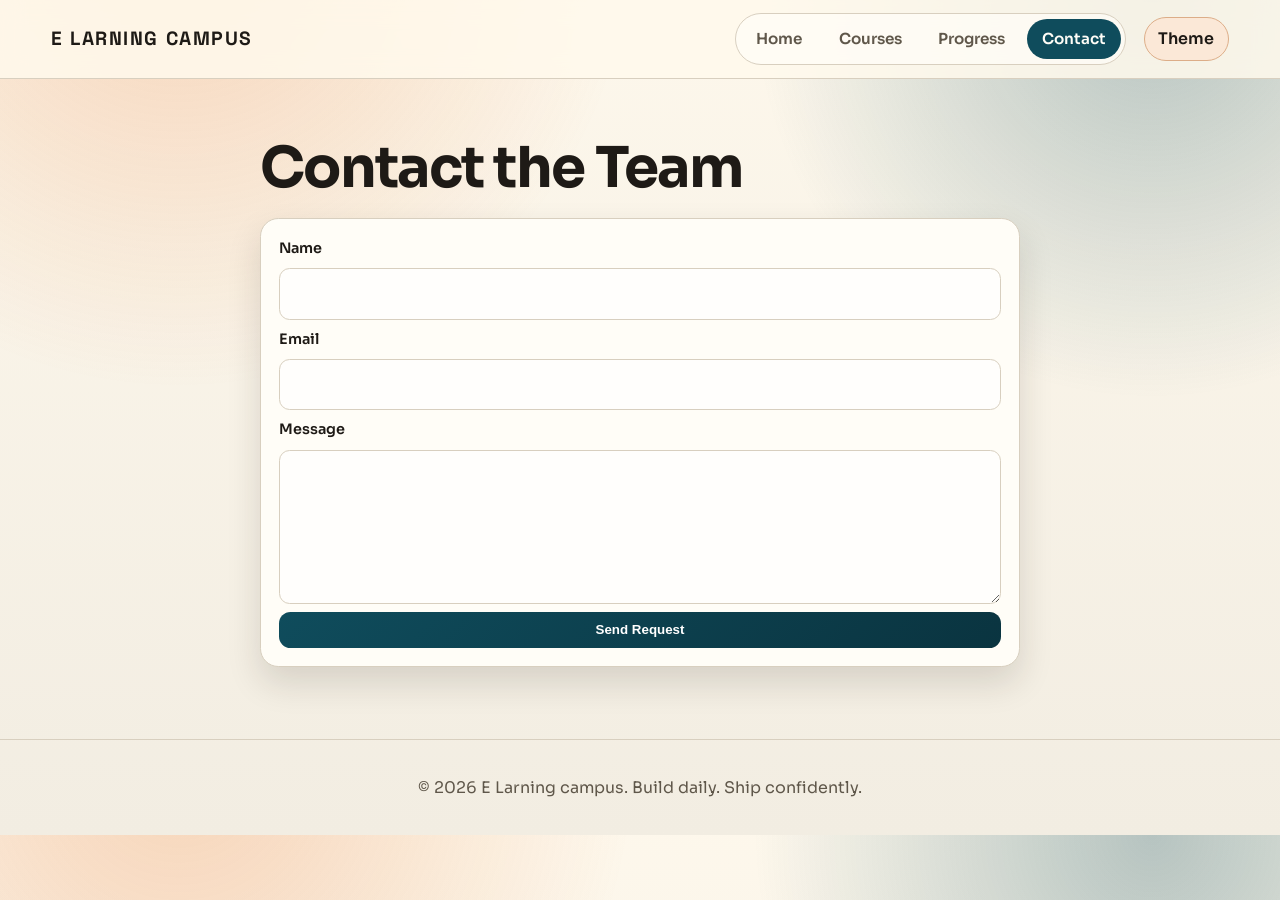
<file: contact.html>
<!DOCTYPE html>
<html lang="en">
<head>
  <meta charset="UTF-8">
  <meta name="viewport" content="width=device-width, initial-scale=1.0">
  <title>E Larning campus | Contact</title>
  <link rel="preconnect" href="https://fonts.googleapis.com">
  <link rel="preconnect" href="https://fonts.gstatic.com" crossorigin>
  <link href="https://fonts.googleapis.com/css2?family=Sora:wght@400;500;600;700;800&family=Space+Grotesk:wght@500;700&display=swap" rel="stylesheet">
  <link rel="stylesheet" href="style.css">
</head>
<body data-page="contact">
  <header class="site-header">
    <div class="container nav-wrap">
      <a class="brand" href="index.html">E Larning campus</a>
      <button class="nav-toggle" aria-label="Toggle navigation" aria-expanded="false">
        <span></span><span></span><span></span>
      </button>
      <nav class="main-nav" id="mainNav">
        <a href="index.html">Home</a>
        <a href="courses.html">Courses</a>
        <a href="progress.html">Progress</a>
        <a class="active" href="contact.html">Contact</a>
      </nav>
      <button class="mode-toggle" id="modeToggle" aria-label="Toggle theme">Theme</button>
    </div>
  </header>

  <main class="section">
    <div class="container form-wrap">
      <div class="section-head">
        <h1>Contact the Team</h1>
      </div>

      <form id="contactForm" novalidate>
        <label for="name">Name</label>
        <input id="name" name="name" type="text" required>

        <label for="email">Email</label>
        <input id="email" name="email" type="email" required>

        <label for="message">Message</label>
        <textarea id="message" name="message" rows="5" required></textarea>

        <button class="btn btn-primary" type="submit">Send Request</button>
        <p id="formMessage" class="hidden"></p>
      </form>
    </div>
  </main>

  <footer class="site-footer">
    <div class="container">
      <p>&copy; 2026 E Larning campus. Build daily. Ship confidently.</p>
    </div>
  </footer>

  <script src="script.js"></script>
</body>
</html>
</file>
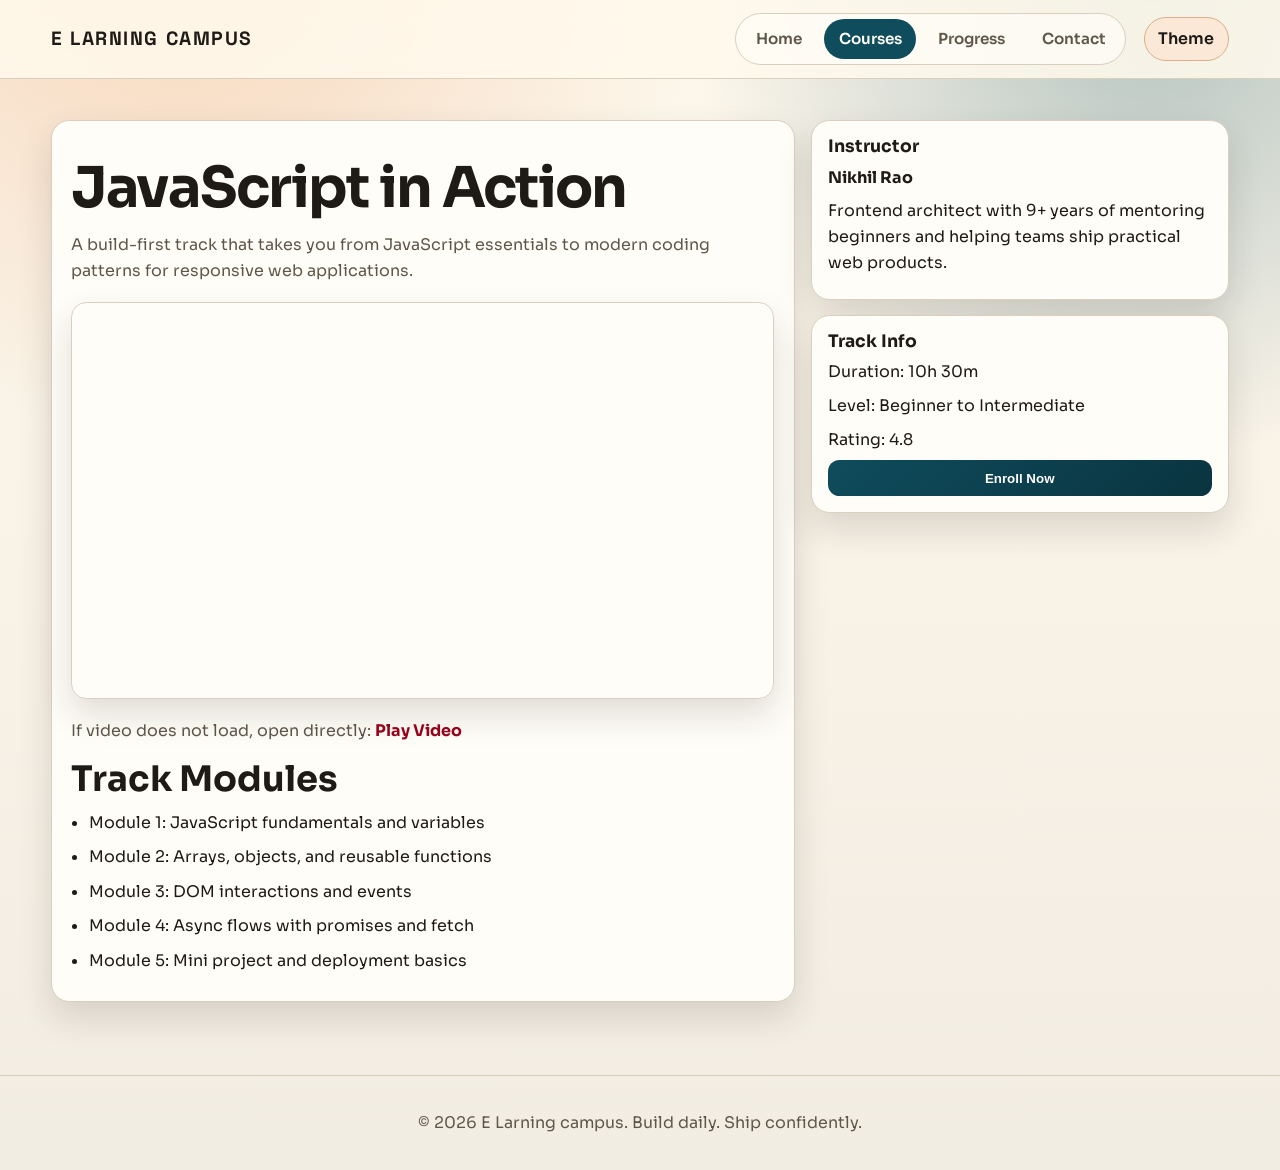
<file: course-details.html>
<!DOCTYPE html>
<html lang="en">
<head>
  <meta charset="UTF-8">
  <meta name="viewport" content="width=device-width, initial-scale=1.0">
  <title>E Larning campus | Course Details</title>
  <link rel="preconnect" href="https://fonts.googleapis.com">
  <link rel="preconnect" href="https://fonts.gstatic.com" crossorigin>
  <link href="https://fonts.googleapis.com/css2?family=Sora:wght@400;500;600;700;800&family=Space+Grotesk:wght@500;700&display=swap" rel="stylesheet">
  <link rel="stylesheet" href="style.css">
</head>
<body data-page="details">
  <header class="site-header">
    <div class="container nav-wrap">
      <a class="brand" href="index.html">E Larning campus</a>
      <button class="nav-toggle" aria-label="Toggle navigation" aria-expanded="false">
        <span></span><span></span><span></span>
      </button>
      <nav class="main-nav" id="mainNav">
        <a href="index.html">Home</a>
        <a class="active" href="courses.html">Courses</a>
        <a href="progress.html">Progress</a>
        <a href="contact.html">Contact</a>
      </nav>
      <button class="mode-toggle" id="modeToggle" aria-label="Toggle theme">Theme</button>
    </div>
  </header>

  <main class="section">
    <div class="container details-layout">
      <section>
        <h1 id="courseTitle">JavaScript in Action</h1>
        <p class="lead" id="courseDescription">A build-first track that moves you from JavaScript basics to production-ready patterns for modern web apps.</p>

        <div class="video-wrap">
          <iframe
            id="courseVideoFrame"
            class="hidden"
            src=""
            title="Course video preview"
            allow="accelerometer; autoplay; clipboard-write; encrypted-media; gyroscope; picture-in-picture; web-share"
            allowfullscreen>
          </iframe>
          <video controls preload="metadata" playsinline poster="https://images.unsplash.com/photo-1517694712202-14dd9538aa97?auto=format&fit=crop&w=1200&q=80">
            <source id="courseVideoSource" src="https://interactive-examples.mdn.mozilla.net/media/cc0-videos/flower.mp4" type="video/mp4">
            Your browser does not support the video tag.
          </video>
        </div>
        <p class="video-fallback">If video does not load, open directly: <a id="courseVideoLink" href="https://interactive-examples.mdn.mozilla.net/media/cc0-videos/flower.mp4" target="_blank" rel="noopener">Play Video</a></p>

        <h2>Track Modules</h2>
        <ul class="lesson-list" id="courseModules">
          <li>Module 1: JavaScript fundamentals and variables</li>
          <li>Module 2: Arrays, objects, and reusable functions</li>
          <li>Module 3: DOM interactions and events</li>
          <li>Module 4: Async flows with promises and fetch</li>
          <li>Module 5: Mini project and deployment basics</li>
        </ul>
      </section>

      <aside class="details-sidebar">
        <div class="panel">
          <h3>Instructor</h3>
          <p><strong id="courseInstructor">Nikhil Rao</strong></p>
          <p id="instructorBio">Senior Frontend Engineer with 9+ years teaching web development and mentoring junior engineers.</p>
        </div>
        <div class="panel">
          <h3>Track Info</h3>
          <p id="courseDuration">Duration: 10h 30m</p>
          <p id="courseLevel">Level: Beginner to Intermediate</p>
          <p id="courseRating">Rating: 4.8</p>
          <button class="btn btn-primary full" id="enrollBtn">Enroll Now</button>
          <p id="enrollMessage" class="hidden success-text">You are enrolled. Start learning now.</p>
        </div>
      </aside>
    </div>
  </main>

  <footer class="site-footer">
    <div class="container">
      <p>&copy; 2026 E Larning campus. Build daily. Ship confidently.</p>
    </div>
  </footer>

  <script src="script.js"></script>
</body>
</html>
</file>
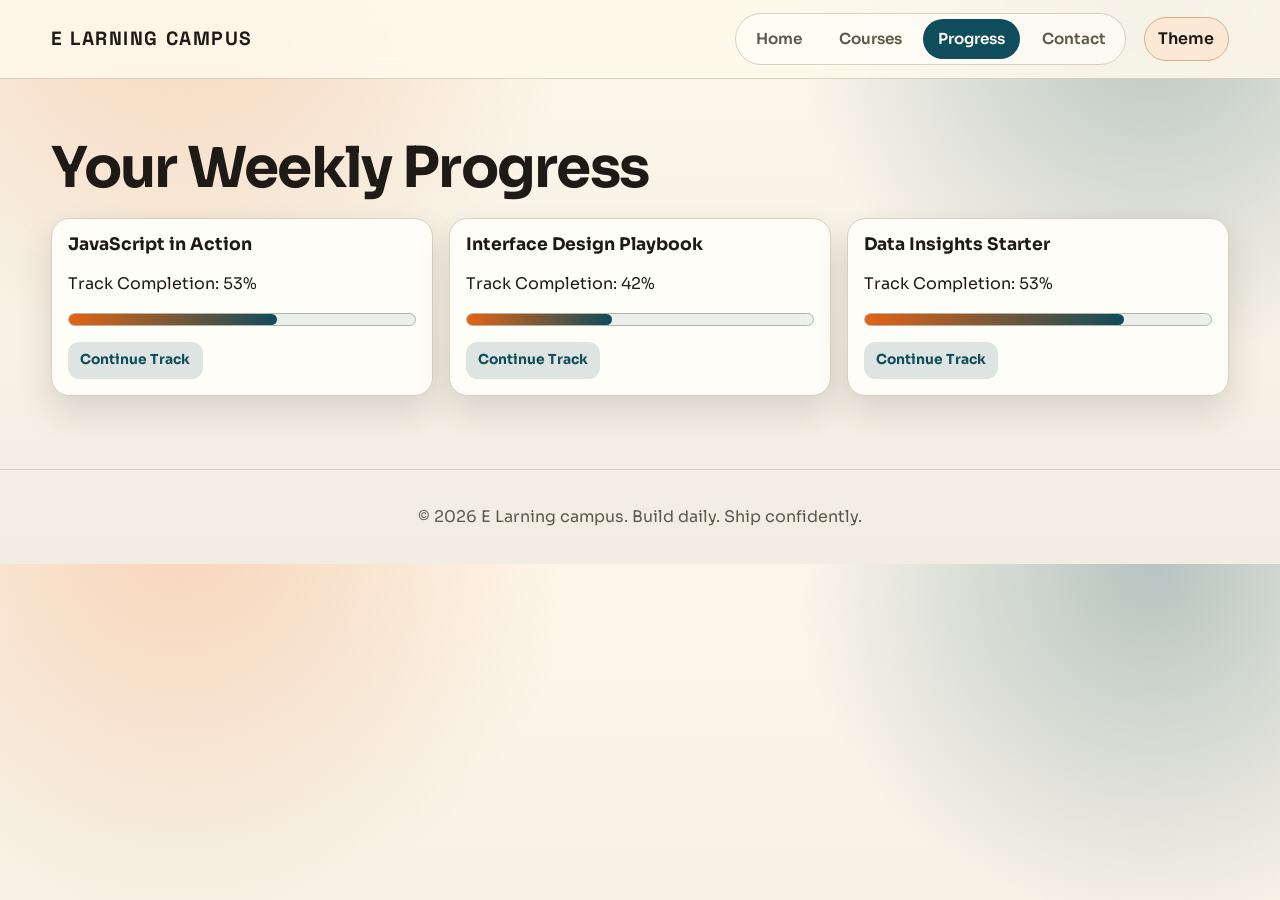
<file: progress.html>
<!DOCTYPE html>
<html lang="en">
<head>
  <meta charset="UTF-8">
  <meta name="viewport" content="width=device-width, initial-scale=1.0">
  <title>E Larning campus | Progress</title>
  <link rel="preconnect" href="https://fonts.googleapis.com">
  <link rel="preconnect" href="https://fonts.gstatic.com" crossorigin>
  <link href="https://fonts.googleapis.com/css2?family=Sora:wght@400;500;600;700;800&family=Space+Grotesk:wght@500;700&display=swap" rel="stylesheet">
  <link rel="stylesheet" href="style.css">
</head>
<body data-page="progress">
  <header class="site-header">
    <div class="container nav-wrap">
      <a class="brand" href="index.html">E Larning campus</a>
      <button class="nav-toggle" aria-label="Toggle navigation" aria-expanded="false">
        <span></span><span></span><span></span>
      </button>
      <nav class="main-nav" id="mainNav">
        <a href="index.html">Home</a>
        <a href="courses.html">Courses</a>
        <a class="active" href="progress.html">Progress</a>
        <a href="contact.html">Contact</a>
      </nav>
      <button class="mode-toggle" id="modeToggle" aria-label="Toggle theme">Theme</button>
    </div>
  </header>

  <main class="section">
    <div class="container">
      <div class="section-head">
        <h1>Your Weekly Progress</h1>
      </div>

      <div class="progress-grid">
        <article class="progress-card fade-up">
          <h3>JavaScript in Action</h3>
          <p>Track Completion: <span class="percent" data-value="60">0%</span></p>
          <div class="progress-track"><div class="progress-fill" data-progress="60"></div></div>
          <a class="btn btn-sm" href="course-details.html">Continue Track</a>
        </article>

        <article class="progress-card fade-up">
          <h3>Interface Design Playbook</h3>
          <p>Track Completion: <span class="percent" data-value="42">0%</span></p>
          <div class="progress-track"><div class="progress-fill" data-progress="42"></div></div>
          <a class="btn btn-sm" href="course-details.html">Continue Track</a>
        </article>

        <article class="progress-card fade-up">
          <h3>Data Insights Starter</h3>
          <p>Track Completion: <span class="percent" data-value="75">0%</span></p>
          <div class="progress-track"><div class="progress-fill" data-progress="75"></div></div>
          <a class="btn btn-sm" href="course-details.html">Continue Track</a>
        </article>
      </div>
    </div>
  </main>

  <footer class="site-footer">
    <div class="container">
      <p>&copy; 2026 E Larning campus. Build daily. Ship confidently.</p>
    </div>
  </footer>

  <script src="script.js"></script>
</body>
</html>
</file>
<file: style.css>
:root {
  --bg: #f2ede2;
  --bg-alt: #fff9ed;
  --surface: #fffdf7;
  --surface-strong: #ffffff;
  --text: #1e1a16;
  --text-soft: #5f574a;
  --primary: #0f4c5c;
  --primary-dark: #0a3440;
  --accent: #e36414;
  --accent-2: #9a031e;
  --stroke: #d8cfbf;
  --shadow: 0 16px 34px rgba(33, 28, 20, 0.14);
  --radius: 1.15rem;
}

body.dark {
  --bg: #12100d;
  --bg-alt: #171411;
  --surface: #211d18;
  --surface-strong: #27221c;
  --text: #f8f1e3;
  --text-soft: #c7bca9;
  --primary: #75c6dc;
  --primary-dark: #4ca8c1;
  --accent: #ff9f5a;
  --accent-2: #ff5d78;
  --stroke: #3c342a;
  --shadow: 0 16px 34px rgba(0, 0, 0, 0.38);
}

* {
  box-sizing: border-box;
}

html,
body {
  margin: 0;
  padding: 0;
}

body {
  font-family: "Sora", sans-serif;
  color: var(--text);
  background:
    radial-gradient(circle at 14% -8%, color-mix(in srgb, var(--accent) 24%, transparent), transparent 32%),
    radial-gradient(circle at 90% 0%, color-mix(in srgb, var(--primary) 30%, transparent), transparent 28%),
    linear-gradient(180deg, color-mix(in srgb, var(--bg-alt) 86%, var(--bg)), var(--bg));
  line-height: 1.6;
}

a {
  color: inherit;
  text-decoration: none;
}

img {
  max-width: 100%;
  display: block;
}

.container {
  width: min(1180px, 92%);
  margin: 0 auto;
}

.site-header {
  position: sticky;
  top: 0;
  z-index: 60;
  border-bottom: 1px solid var(--stroke);
  background: color-mix(in srgb, var(--bg-alt) 85%, transparent);
  backdrop-filter: blur(12px);
}

.nav-wrap {
  min-height: 78px;
  display: flex;
  align-items: center;
  gap: 1.1rem;
}

.brand {
  font-family: "Space Grotesk", sans-serif;
  font-size: clamp(1.1rem, 1.5vw, 1.45rem);
  font-weight: 700;
  letter-spacing: 0.08em;
  text-transform: uppercase;
}

.main-nav {
  margin-left: auto;
  display: flex;
  align-items: center;
  gap: 0.45rem;
  padding: 0.3rem;
  border-radius: 999px;
  border: 1px solid var(--stroke);
  background: color-mix(in srgb, var(--surface) 70%, transparent);
}

.main-nav a {
  padding: 0.5rem 0.92rem;
  border-radius: 999px;
  color: var(--text-soft);
  font-weight: 600;
  font-size: 0.95rem;
  transition: color 0.25s ease, background 0.25s ease;
}

.main-nav a:hover,
.main-nav a.active {
  color: var(--surface);
  background: var(--primary);
}

.mode-toggle {
  border: 1px solid color-mix(in srgb, var(--accent) 32%, var(--stroke));
  background: color-mix(in srgb, var(--accent) 14%, var(--surface));
  color: var(--text);
  font: inherit;
  font-weight: 600;
  padding: 0.54rem 0.84rem;
  border-radius: 999px;
  cursor: pointer;
}

.nav-toggle {
  display: none;
  margin-left: auto;
  border: 1px solid var(--stroke);
  background: var(--surface);
  border-radius: 0.55rem;
  padding: 0.28rem 0.48rem;
  cursor: pointer;
}

.nav-toggle span {
  display: block;
  width: 24px;
  height: 2px;
  margin: 4px 0;
  background: var(--text);
}

.hero {
  padding: clamp(2.4rem, 5vw, 4.4rem) 0 2.8rem;
}

.hero-grid {
  display: grid;
  grid-template-columns: 1.2fr 0.8fr;
  gap: 1.4rem;
  align-items: stretch;
}

.hero-content,
.hero-card {
  background: var(--surface);
  border: 1px solid var(--stroke);
  border-radius: calc(var(--radius) + 0.4rem);
  box-shadow: var(--shadow);
}

.hero-content {
  position: relative;
  overflow: hidden;
  padding: clamp(1.45rem, 3vw, 2.25rem);
}

.hero-content::before {
  content: "";
  position: absolute;
  width: 220px;
  height: 220px;
  right: -90px;
  top: -82px;
  border-radius: 50%;
  background: color-mix(in srgb, var(--accent) 22%, transparent);
}

.eyebrow {
  margin: 0;
  display: inline-flex;
  align-items: center;
  gap: 0.5rem;
  padding: 0.36rem 0.74rem;
  border-radius: 999px;
  border: 1px solid color-mix(in srgb, var(--primary) 40%, var(--stroke));
  background: color-mix(in srgb, var(--primary) 9%, var(--surface));
  color: var(--primary);
  font-weight: 700;
  font-size: 0.8rem;
  text-transform: uppercase;
  letter-spacing: 0.08em;
}

h1,
h2,
h3 {
  line-height: 1.15;
  margin: 0;
}

h1 {
  margin-top: 1rem;
  font-size: clamp(2rem, 4.4vw, 3.8rem);
  letter-spacing: -0.03em;
}

h2 {
  font-size: clamp(1.55rem, 2.8vw, 2.2rem);
}

h3 {
  font-size: 1.08rem;
}

.hero-copy {
  margin: 0.95rem 0 0;
  max-width: 62ch;
  color: var(--text-soft);
}

.hero-actions {
  margin: 1.5rem 0 1.2rem;
  display: flex;
  gap: 0.7rem;
  flex-wrap: wrap;
}

.hero-metrics {
  display: grid;
  grid-template-columns: repeat(3, minmax(120px, 1fr));
  gap: 0.62rem;
}

.hero-metrics article {
  border: 1px solid var(--stroke);
  border-radius: 0.85rem;
  padding: 0.62rem 0.72rem;
  background: color-mix(in srgb, var(--bg-alt) 86%, var(--surface));
}

.hero-metrics strong {
  display: block;
  font-family: "Space Grotesk", sans-serif;
  font-size: 1.22rem;
}

.hero-metrics span {
  color: var(--text-soft);
  font-size: 0.82rem;
}

.hero-card {
  padding: 1.25rem;
  align-self: center;
}

.hero-card h3 {
  margin-bottom: 0.85rem;
}

.hero-card ul {
  list-style: none;
  margin: 0;
  padding: 0;
}

.hero-card li {
  display: flex;
  justify-content: space-between;
  gap: 0.6rem;
  margin-bottom: 0.62rem;
  padding: 0.56rem 0.72rem;
  border-radius: 0.68rem;
  border: 1px solid color-mix(in srgb, var(--stroke) 80%, var(--surface));
  background: color-mix(in srgb, var(--bg-alt) 82%, var(--surface));
  font-size: 0.92rem;
}

.hero-card li span {
  color: var(--accent);
  font-weight: 700;
  white-space: nowrap;
}

.section {
  padding: clamp(1.9rem, 3.2vw, 2.8rem) 0;
}

.section-head {
  margin-bottom: 1.1rem;
  display: flex;
  justify-content: space-between;
  align-items: end;
  gap: 1rem;
}

.section-head a {
  color: var(--accent-2);
  font-weight: 700;
}

.card-grid,
.course-list,
.progress-grid {
  display: grid;
  grid-template-columns: repeat(auto-fit, minmax(240px, 1fr));
  gap: 1rem;
}

.course-card,
.progress-card,
.panel,
form,
blockquote {
  border: 1px solid var(--stroke);
  border-radius: var(--radius);
  background: var(--surface);
  box-shadow: var(--shadow);
}

.course-card {
  overflow: hidden;
  transition: transform 0.22s ease, border-color 0.22s ease;
}

.course-card:hover {
  transform: translateY(-6px);
  border-color: color-mix(in srgb, var(--accent) 45%, var(--stroke));
}

.course-card img {
  width: 100%;
  height: 196px;
  object-fit: cover;
}

.card-body {
  display: grid;
  gap: 0.7rem;
  padding: 1rem;
}

.card-body p {
  margin: 0;
  color: var(--text-soft);
  font-size: 0.92rem;
}

.meta-row,
.meta-line {
  display: flex;
  align-items: center;
  justify-content: space-between;
  gap: 0.6rem;
  font-size: 0.9rem;
}

.rating {
  display: inline-flex;
  align-items: center;
  justify-content: center;
  min-width: 2.45rem;
  padding: 0.15rem 0.4rem;
  border-radius: 999px;
  border: 1px solid color-mix(in srgb, var(--accent) 45%, var(--stroke));
  background: color-mix(in srgb, var(--accent) 14%, var(--surface));
  color: color-mix(in srgb, var(--accent) 80%, #5a2f12);
  font-weight: 700;
}

.btn {
  display: inline-flex;
  align-items: center;
  justify-content: center;
  border: none;
  border-radius: 0.72rem;
  font-weight: 700;
  padding: 0.66rem 1rem;
  cursor: pointer;
  transition: transform 0.2s ease, filter 0.2s ease;
}

.btn:hover {
  transform: translateY(-2px);
  filter: saturate(1.06);
}

.btn-primary {
  background: linear-gradient(135deg, var(--primary), var(--primary-dark));
  color: #fff;
}

.btn-secondary {
  background: linear-gradient(135deg, color-mix(in srgb, var(--accent) 92%, #fff), color-mix(in srgb, var(--accent) 68%, #fff));
  color: #411d08;
}

.btn-ghost {
  border: 1px solid var(--stroke);
  background: color-mix(in srgb, var(--surface) 78%, var(--bg-alt));
  color: var(--text);
}

.btn-sm {
  padding: 0.48rem 0.76rem;
  font-size: 0.86rem;
  background: color-mix(in srgb, var(--primary) 14%, var(--surface));
  color: var(--primary);
}

.filters {
  margin: 1rem 0 1.4rem;
  display: flex;
  gap: 0.65rem;
  flex-wrap: wrap;
}

input,
select,
textarea {
  width: 100%;
  border: 1px solid var(--stroke);
  border-radius: 0.66rem;
  background: color-mix(in srgb, var(--surface-strong) 85%, var(--bg-alt));
  color: var(--text);
  font: inherit;
  padding: 0.75rem 0.9rem;
}

input:focus,
select:focus,
textarea:focus {
  outline: 2px solid color-mix(in srgb, var(--primary) 55%, transparent);
  outline-offset: 2px;
}

#searchInput {
  flex: 1 1 320px;
}

#categoryFilter {
  min-width: 200px;
}

.details-layout {
  display: grid;
  grid-template-columns: 1.28fr 0.72fr;
  gap: 1rem;
}

.details-layout > section {
  border: 1px solid var(--stroke);
  border-radius: var(--radius);
  padding: 1.2rem;
  background: var(--surface);
  box-shadow: var(--shadow);
}

.lead {
  margin-top: 0.7rem;
  color: var(--text-soft);
  max-width: 64ch;
}

.video-wrap {
  margin: 1.15rem 0;
  position: relative;
  padding-top: 56.25%;
  border-radius: 0.95rem;
  overflow: hidden;
  border: 1px solid var(--stroke);
  box-shadow: var(--shadow);
}

.video-wrap iframe,
.video-wrap video {
  position: absolute;
  inset: 0;
  width: 100%;
  height: 100%;
  border: 0;
}

.video-fallback {
  margin: 0 0 1rem;
  color: var(--text-soft);
}

.video-fallback a {
  color: var(--accent-2);
  font-weight: 700;
}

.lesson-list {
  margin: 0.65rem 0 0;
  padding-left: 1.1rem;
}

.lesson-list li {
  margin-bottom: 0.55rem;
}

.details-sidebar {
  display: grid;
  gap: 0.9rem;
  align-content: start;
}

.panel {
  padding: 1rem;
}

.panel p {
  margin: 0.5rem 0;
}

.full {
  width: 100%;
}

.progress-card {
  padding: 1rem;
}

.progress-track {
  margin: 0.6rem 0 1rem;
  height: 13px;
  border-radius: 999px;
  border: 1px solid color-mix(in srgb, var(--primary) 20%, var(--stroke));
  background: color-mix(in srgb, var(--primary) 8%, var(--surface));
}

.progress-fill {
  width: 0;
  height: 100%;
  border-radius: inherit;
  background: linear-gradient(90deg, var(--accent), var(--primary));
  transition: width 1.2s ease;
}

.testimonial-grid {
  display: grid;
  grid-template-columns: repeat(auto-fit, minmax(280px, 1fr));
  gap: 0.95rem;
}

blockquote {
  margin: 0;
  padding: 1rem 1rem 1.05rem;
  position: relative;
}

blockquote::before {
  content: "\201C";
  position: absolute;
  top: -22px;
  left: 12px;
  font-size: 3.6rem;
  color: color-mix(in srgb, var(--primary) 52%, transparent);
  line-height: 1;
}

cite {
  margin-top: 0.72rem;
  display: block;
  color: var(--text-soft);
  font-style: normal;
  font-weight: 600;
}

.form-wrap {
  max-width: 760px;
}

form {
  padding: 1.12rem;
  display: grid;
  gap: 0.5rem;
}

label {
  font-size: 0.9rem;
  font-weight: 600;
}

.site-footer {
  margin-top: 2rem;
  border-top: 1px solid var(--stroke);
  padding: 1.15rem 0;
  text-align: center;
  color: var(--text-soft);
}

.hidden {
  display: none !important;
}

.no-results,
.success-text {
  color: var(--text-soft);
  font-weight: 600;
}

.fade-up {
  opacity: 0;
  transform: translateY(18px);
  animation: fadeUp 0.55s ease forwards;
}

.fade-up:nth-child(2) {
  animation-delay: 0.08s;
}

.fade-up:nth-child(3) {
  animation-delay: 0.16s;
}

.fade-up:nth-child(4) {
  animation-delay: 0.24s;
}

@keyframes fadeUp {
  to {
    opacity: 1;
    transform: translateY(0);
  }
}

@media (max-width: 980px) {
  .hero-grid,
  .details-layout {
    grid-template-columns: 1fr;
  }

  .hero-metrics {
    grid-template-columns: repeat(auto-fit, minmax(120px, 1fr));
  }
}

@media (max-width: 760px) {
  .container {
    width: min(1180px, 94%);
  }

  .nav-toggle {
    display: inline-block;
  }

  .main-nav {
    position: absolute;
    top: 78px;
    left: 0;
    right: 0;
    margin: 0;
    border-radius: 0;
    border-left: none;
    border-right: none;
    border-top: 1px solid var(--stroke);
    border-bottom: 1px solid var(--stroke);
    padding: 0.82rem 4%;
    background: var(--bg-alt);
    display: none;
    flex-direction: column;
    align-items: stretch;
    gap: 0.45rem;
  }

  .main-nav a {
    border-radius: 0.55rem;
    padding: 0.6rem 0.7rem;
  }

  .main-nav.open {
    display: flex;
  }

  .mode-toggle {
    margin-left: 0.3rem;
  }

  .hero-content,
  .hero-card,
  .details-layout > section,
  .panel,
  form,
  .course-card,
  .progress-card,
  blockquote {
    border-radius: 0.95rem;
  }
}
</file>
